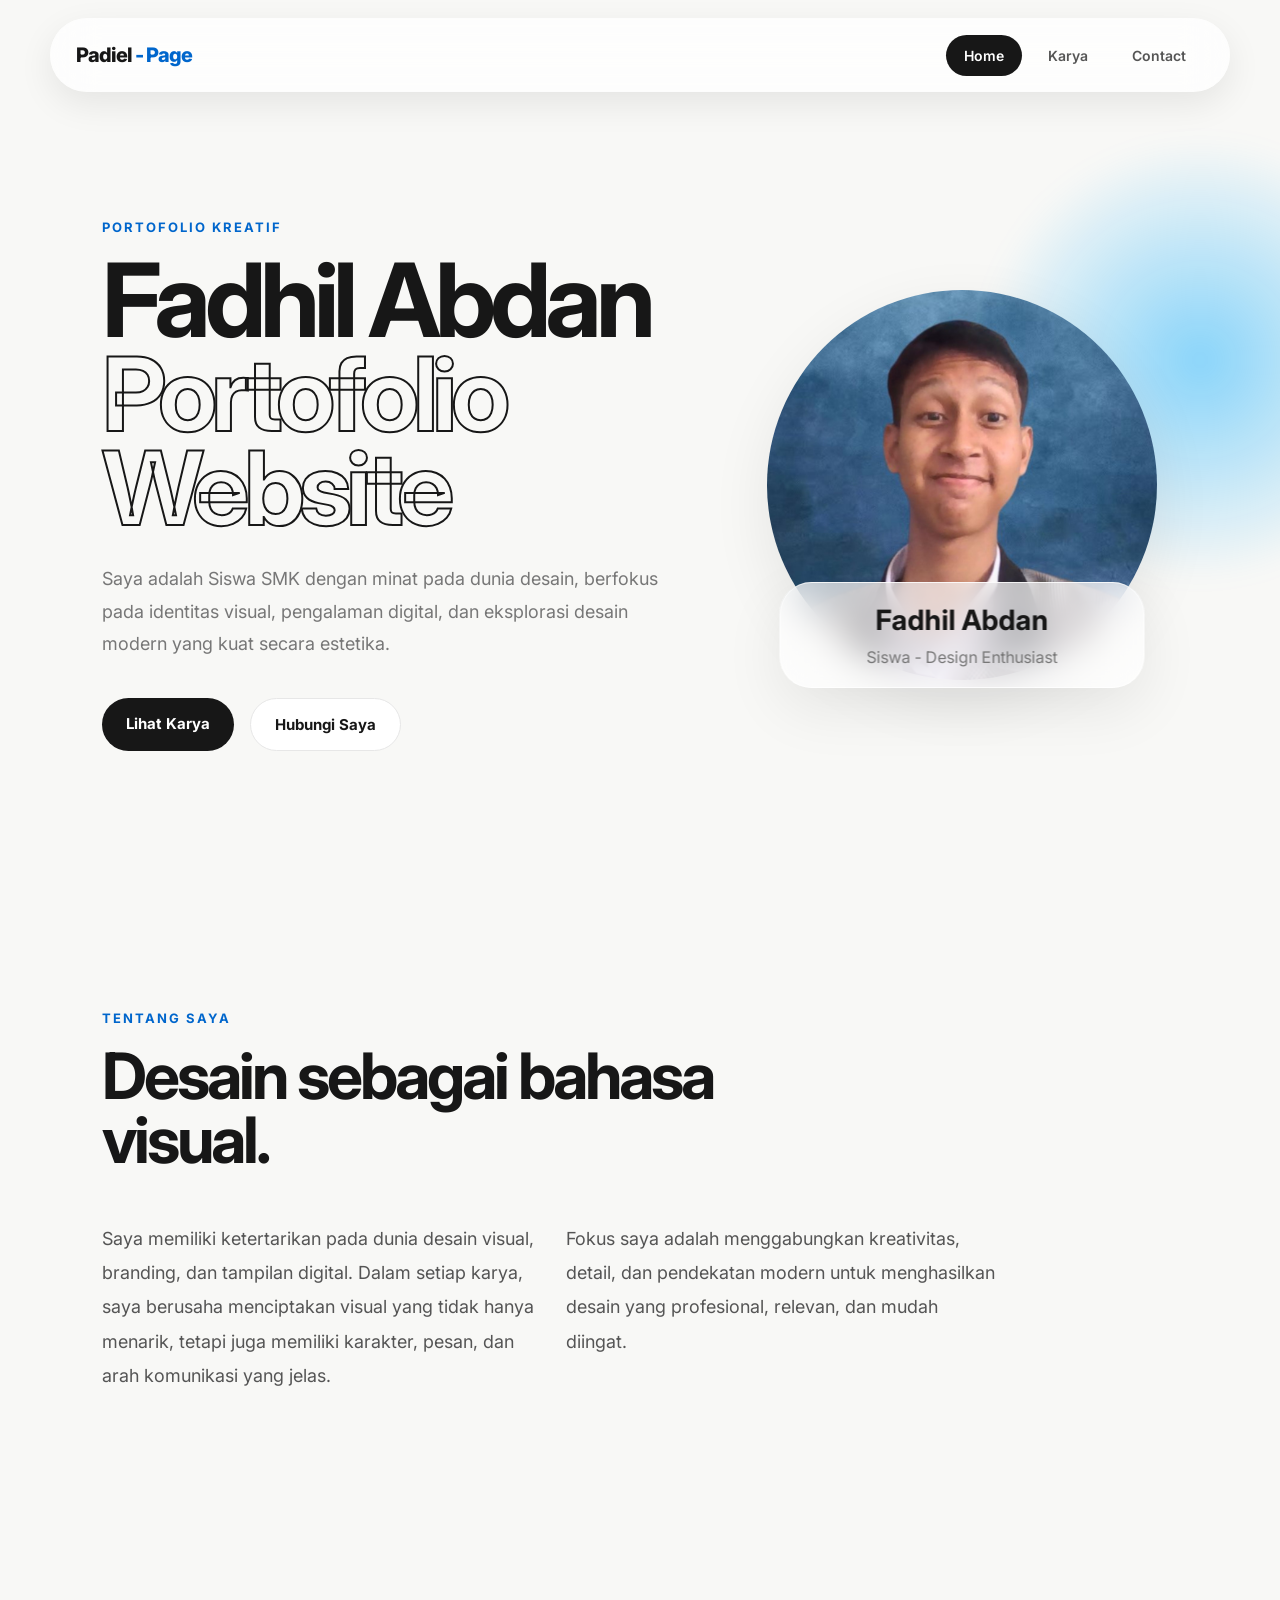
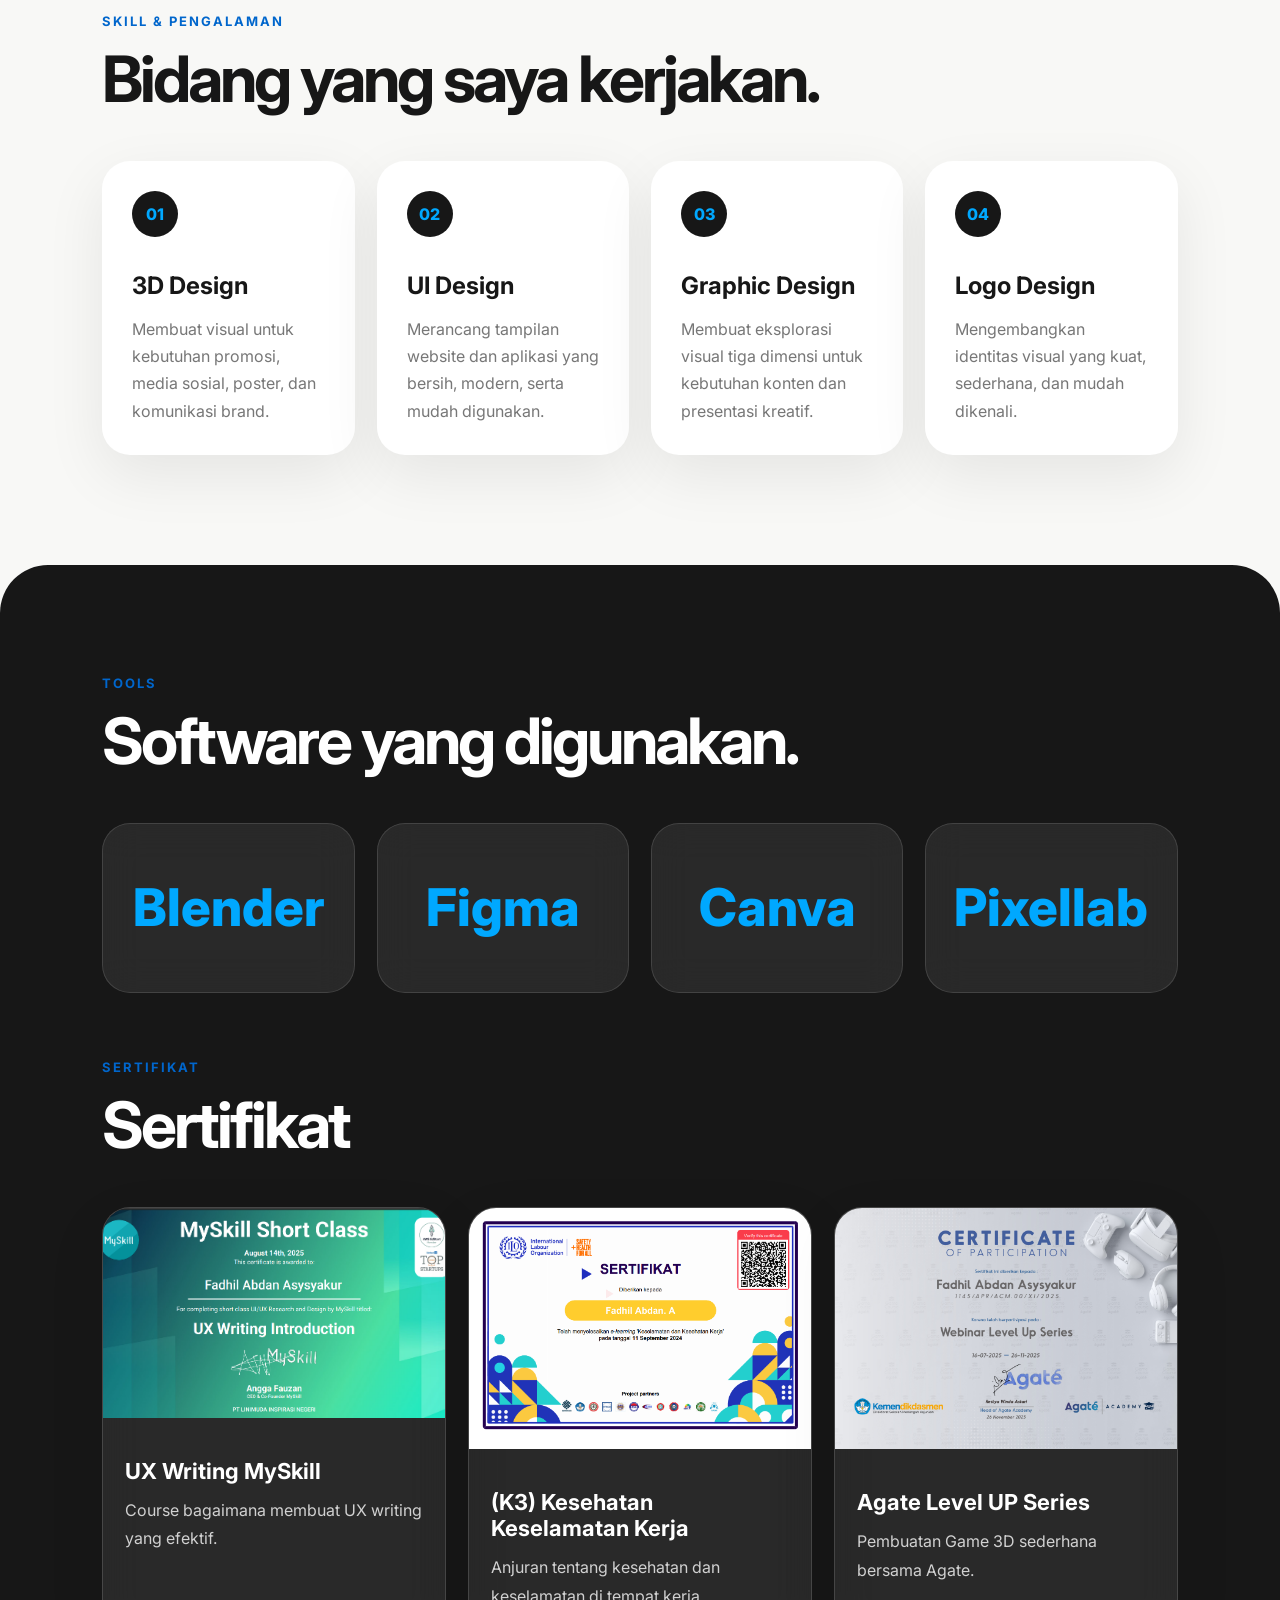
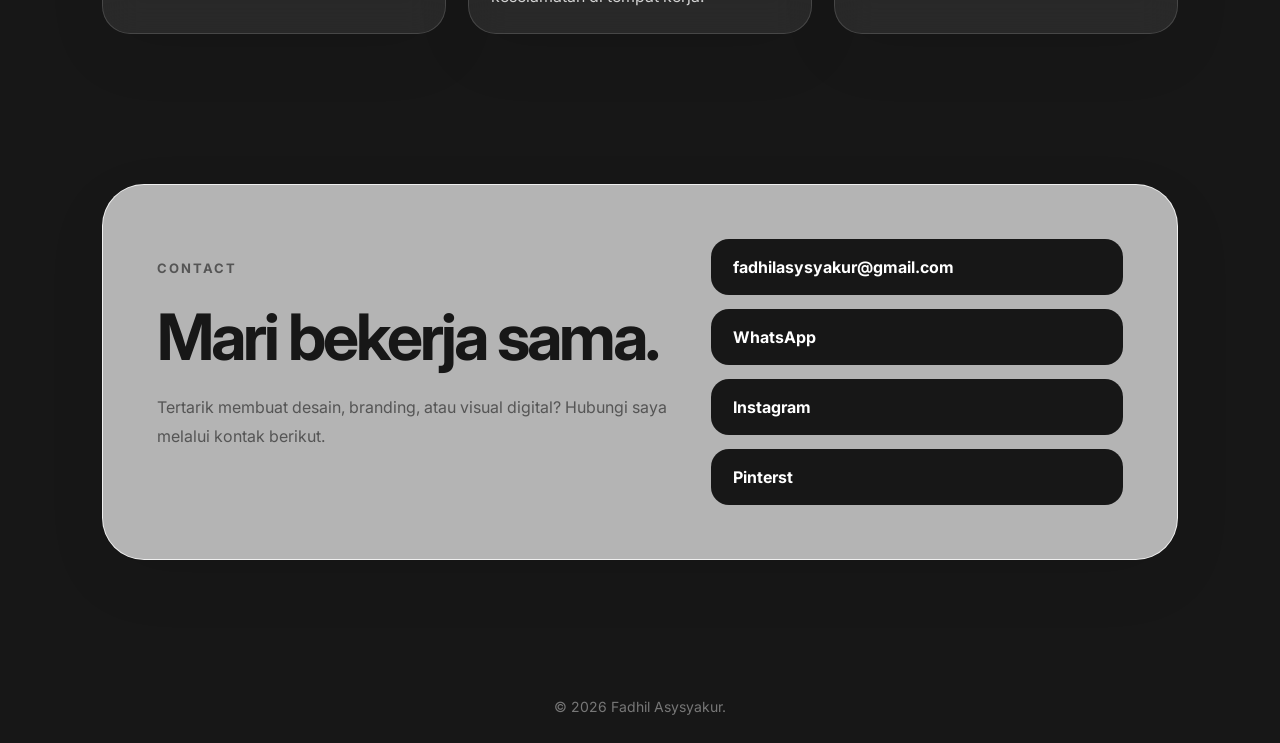
<file: index.html>
<!DOCTYPE html>
<html lang="id">
<head>
  <meta charset="UTF-8" />
  <meta name="viewport" content="width=device-width, initial-scale=1.0" />
  <title>Page | Padiel Portofolio</title>

  <link rel="preconnect" href="https://fonts.googleapis.com">
  <link rel="preconnect" href="https://fonts.gstatic.com" crossorigin>
  <link 
    href="https://fonts.googleapis.com/css2?family=Inter:wght@400;500;600;700;800&display=swap" 
    rel="stylesheet"
  >

  <link rel="stylesheet" href="css/style.css" />
</head>
<body>

  <header class="navbar">
    <a href="index.html" class="logo">Padiel<span> - Page</span></a>

    <nav class="nav-menu" id="navMenu">
      <a href="index.html" class="active">Home</a>
      <a href="karya.html">Karya</a>
      <a href="#contact">Contact</a>
    </nav>

    <button class="menu-toggle" id="menuToggle" aria-label="Buka menu navigasi">
      <span></span>
      <span></span>
      <span></span>
    </button>
  </header>

  <section class="hero">
    <div class="hero-content reveal">
      <p class="eyebrow">PORTOFOLIO KREATIF</p>
      <h1>
        Fadhil Abdan 
        <span class="highlight">Portofolio Website</span>
      </h1>
      <p class="hero-desc">
        Saya adalah Siswa SMK dengan minat pada dunia desain, berfokus pada identitas visual,
        pengalaman digital, dan eksplorasi desain modern yang kuat secara estetika.
      </p>

      <div class="hero-buttons">
        <a href="karya.html" class="btn primary">Lihat Karya</a>
        <a href="#contact" class="btn secondary">Hubungi Saya</a>
      </div>
    </div>

    <div class="hero-visual reveal">
      <div class="hero-photo-wrapper">
        <img src="assets/img/fotoprofile.png" alt="Foto Fadhil Abdan" class="hero-photo" />
      </div>

      <div class="visual-card glass hero-card-info">
        <h3>Fadhil Abdan</h3>
        <p>Siswa - Design Enthusiast</p>
      </div>
    </div>
  </section>

  <section class="section about">
    <div class="section-title reveal">
      <p class="eyebrow">TENTANG SAYA</p>
      <h2>Desain sebagai bahasa visual.</h2>
    </div>

    <div class="about-content reveal">
      <p>
        Saya memiliki ketertarikan pada dunia desain visual, branding, dan tampilan digital.
        Dalam setiap karya, saya berusaha menciptakan visual yang tidak hanya menarik,
        tetapi juga memiliki karakter, pesan, dan arah komunikasi yang jelas.
      </p>
      <p>
        Fokus saya adalah menggabungkan kreativitas, detail, dan pendekatan modern untuk
        menghasilkan desain yang profesional, relevan, dan mudah diingat.
      </p>
    </div>
  </section>

  <section class="section">
    <div class="section-title reveal">
      <p class="eyebrow">SKILL & PENGALAMAN</p>
      <h2>Bidang yang saya kerjakan.</h2>
    </div>

    <div class="skill-grid">
      <div class="skill-card reveal">
        <span>01</span>
        <h3>3D Design</h3>
        <p>Membuat visual untuk kebutuhan promosi, media sosial, poster, dan komunikasi brand.</p>
      </div>

      <div class="skill-card reveal">
        <span>02</span>
        <h3>UI Design</h3>
        <p>Merancang tampilan website dan aplikasi yang bersih, modern, serta mudah digunakan.</p>
      </div>

      <div class="skill-card reveal">
        <span>03</span>
        <h3>Graphic Design</h3>
        <p>Membuat eksplorasi visual tiga dimensi untuk kebutuhan konten dan presentasi kreatif.</p>
      </div>

      <div class="skill-card reveal">
        <span>04</span>
        <h3>Logo Design</h3>
        <p>Mengembangkan identitas visual yang kuat, sederhana, dan mudah dikenali.</p>
      </div>
    </div>
  </section>

  <section class="section tools-section">
    <div class="section-title reveal">
      <p class="eyebrow">TOOLS</p>
      <h2>Software yang digunakan.</h2>
    </div>

    <div class="tools-grid reveal">
      <div class="tool-card">Blender</div>
      <div class="tool-card">Figma</div>
      <div class="tool-card">Canva</div>
      <div class="tool-card">Pixellab</div>
    </div>

    <div class="tools-name reveal">
      <span></span>
      <span></span>
      <span></span>
      <span></span>
    </div>

    <div class="certificate-upload reveal">
      <div class="section-title">
        <p class="eyebrow">SERTIFIKAT</p>
        <h2>Sertifikat</h2>
      </div>

      <div class="certificate-grid">
        <div class="certificate-card">
          <div class="certificate-thumb">
            <img src="assets/img/UX Sertif.png" alt="Sertifikat 1" />
          </div>
          <div class="certificate-info">
            <h3>UX Writing MySkill</h3>
            <p>Course bagaimana membuat UX writing yang efektif.</p>
          </div>
        </div>

        <div class="certificate-card">
          <div class="certificate-thumb">
            <img src="assets/img/K3 Sertif.png" alt="Sertifikat 2" />
          </div>
          <div class="certificate-info">
            <h3>(K3) Kesehatan Keselamatan Kerja</h3>
            <p>Anjuran tentang kesehatan dan keselamatan di tempat kerja.</p>
          </div>
        </div>

        <div class="certificate-card">
          <div class="certificate-thumb">
            <img src="assets/img/Agate Sertif.png" alt="Sertifikat 3" />
          </div>
          <div class="certificate-info">
            <h3>Agate Level UP Series</h3>
            <p>Pembuatan Game 3D sederhana bersama Agate.</p>
          </div>
        </div>
      </div>
    </div>
  </section>

  <section class="section contact" id="contact">
    <div class="contact-card glass reveal">
      <div>
        <p class="eyebrow">CONTACT</p>
        <h2>Mari bekerja sama.</h2>
        <p>
          Tertarik membuat desain, branding, atau visual digital? Hubungi saya melalui kontak berikut.
        </p>
      </div>

      <div class="contact-info">
        <a href="mailto:fadhilasysyakur@gmail.com">fadhilasysyakur@gmail.com</a>
        <a href="https://wa.me/6289518105029" target="_blank">WhatsApp</a>
        <a href="https://instagram.com/" target="_blank">Instagram</a>
        <a href="https://id.pinterest.com/someofwhatimakes/" target="_blank">Pinterst</a>
      </div>
    </div>
  </section>

  <footer>
    <p>© 2026 Fadhil Asysyakur.</p>
  </footer>

  <script src="js/script.js"></script>
</body>
</html>
</file>
<file: css/style.css>
* {
  margin: 0;
  padding: 0;
  box-sizing: border-box;
}

html {
  scroll-behavior: smooth;
}

body {
  font-family: "Inter", sans-serif;
  background: #f8f8f6;
  color: #171717;
  overflow-x: hidden;
}

img {
  width: 100%;
  display: block;
}

a {
  text-decoration: none;
  color: inherit;
}

button {
  font-family: inherit;
}

:root {
  --white: #ffffff;
  --black: #171717;
  --gray: #777777;
  --soft-gray: #eeeeea;
  --accent: #00a8ff;
  --accent-dark: #0066cc;
  --radius: 28px;
  --shadow: 0 20px 60px rgba(0, 0, 0, 0.08);
}

.section {
  padding: 110px 8%;
}

.eyebrow {
  font-size: 13px;
  letter-spacing: 2px;
  font-weight: 700;
  color: var(--accent-dark);
  margin-bottom: 18px;
  text-transform: uppercase;
}

.section-title {
  max-width: 720px;
  margin-bottom: 50px;
}

.section-title h2 {
  font-size: clamp(2rem, 5vw, 4.5rem);
  line-height: 1;
  letter-spacing: -3px;
}

.glass {
  background: rgba(255, 255, 255, 0.68);
  backdrop-filter: blur(18px);
  -webkit-backdrop-filter: blur(18px);
  border: 1px solid rgba(255, 255, 255, 0.8);
  box-shadow: var(--shadow);
}

.navbar {
  position: fixed;
  top: 18px;
  left: 50%;
  transform: translateX(-50%);
  width: calc(100% - 48px);
  max-width: 1180px;
  height: 74px;
  padding: 0 26px;
  z-index: 999;
  border-radius: 999px;
  background: rgba(255, 255, 255, 0.72);
  backdrop-filter: blur(22px);
  -webkit-backdrop-filter: blur(22px);
  box-shadow: 0 12px 35px rgba(0, 0, 0, 0.08);
  display: flex;
  align-items: center;
  justify-content: space-between;
}

.logo {
  font-size: 20px;
  font-weight: 800;
  letter-spacing: -1px;
}

.logo span {
  color: var(--accent-dark);
}

.nav-menu {
  display: flex;
  gap: 8px;
  align-items: center;
}

.nav-menu a {
  padding: 12px 18px;
  font-size: 14px;
  font-weight: 600;
  border-radius: 999px;
  color: #555;
  transition: 0.3s ease;
}

.nav-menu a:hover,
.nav-menu a.active {
  background: #171717;
  color: white;
}

.menu-toggle {
  display: none;
  width: 42px;
  height: 42px;
  border: none;
  border-radius: 50%;
  background: #171717;
  cursor: pointer;
}

.menu-toggle span {
  width: 18px;
  height: 2px;
  background: white;
  display: block;
  margin: 4px auto;
  border-radius: 10px;
}

.hero {
  min-height: 100vh;
  padding: 160px 8% 90px;
  display: grid;
  grid-template-columns: 1.15fr 0.85fr;
  gap: 60px;
  align-items: center;
  position: relative;
}

.hero::before {
  content: "";
  position: absolute;
  width: 480px;
  height: 480px;
  right: -160px;
  top: 120px;
  background: radial-gradient(circle, rgba(0,168,255,0.45), transparent 65%);
  filter: blur(12px);
  z-index: -1;
}

.hero h1 {
  font-size: clamp(3.2rem, 8vw, 8.5rem);
  line-height: 0.92;
  letter-spacing: -6px;
  max-width: 950px;
}

.hero h1 span {
  color: transparent;
  -webkit-text-stroke: 2px #171717;
}

.hero-desc {
  max-width: 620px;
  margin-top: 28px;
  font-size: 18px;
  color: var(--gray);
  line-height: 1.8;
}

.hero-buttons {
  margin-top: 38px;
  display: flex;
  gap: 16px;
  flex-wrap: wrap;
}

.btn {
  padding: 16px 24px;
  border-radius: 999px;
  font-weight: 700;
  font-size: 15px;
  transition: 0.35s ease;
}

.btn.primary {
  background: #171717;
  color: white;
}

.btn.primary:hover {
  transform: translateY(-4px);
  box-shadow: 0 18px 35px rgba(0, 0, 0, 0.18);
}

.btn.secondary {
  background: white;
  color: #171717;
  border: 1px solid #e7e7e7;
}

.btn.secondary:hover {
  background: var(--accent);
  border-color: var(--accent);
  transform: translateY(-4px);
}

.hero-visual {
  min-height: 430px;
  display: flex;
  align-items: center;
  justify-content: center;
  position: relative;
}

.hero-photo-wrapper {
  width: min(100%, 390px);
  height: 390px;
  border-radius: 50%;
  overflow: hidden;
  display: grid;
  place-items: center;
  box-shadow: var(--shadow);
}

.hero-photo {
  width: 100%;
  height: 100%;
  object-fit: cover;
  display: block;
}

.hero-card-info {
  position: absolute;
  bottom: 12px;
  left: 50%;
  transform: translateX(-50%);
  width: min(100%, 365px);
  padding: 20px 26px;
  border-radius: 32px;
  display: flex;
  flex-direction: column;
  gap: 10px;
  text-align: center;
}

.hero-card-info h3 {
  margin: 0;
  font-size: 28px;
}

.hero-card-info p {
  margin: 0;
  color: var(--gray);
}

.about-content {
  max-width: 900px;
  display: grid;
  grid-template-columns: 1fr 1fr;
  gap: 28px;
}

.about-content p {
  font-size: 18px;
  line-height: 1.9;
  color: #555;
}

.skill-grid {
  display: grid;
  grid-template-columns: repeat(4, 1fr);
  gap: 22px;
}

.skill-card {
  padding: 30px;
  border-radius: var(--radius);
  background: white;
  box-shadow: var(--shadow);
  transition: 0.35s ease;
  min-height: 260px;
}

.skill-card:hover {
  transform: translateY(-10px);
}

.skill-card span {
  display: inline-flex;
  width: 46px;
  height: 46px;
  align-items: center;
  justify-content: center;
  background: #171717;
  color: var(--accent);
  border-radius: 50%;
  font-weight: 800;
  margin-bottom: 34px;
}

.skill-card h3 {
  font-size: 24px;
  margin-bottom: 16px;
}

.skill-card p {
  color: var(--gray);
  line-height: 1.7;
}

.tools-section {
  background: #171717;
  color: white;
  border-radius: 48px 48px 0 0;
}

.tools-grid {
  display: grid;
  grid-template-columns: repeat(4, 1fr);
  gap: 22px;
}

.tool-card {
  min-height: 170px;
  border-radius: var(--radius);
  background: rgba(255,255,255,0.08);
  border: 1px solid rgba(255,255,255,0.12);
  backdrop-filter: blur(18px);
  display: flex;
  align-items: center;
  justify-content: center;
  font-size: 52px;
  font-weight: 800;
  color: var(--accent);
  transition: 0.35s ease;
}

.tool-card:hover {
  background: var(--accent);
  color: #171717;
  transform: translateY(-8px) rotate(-2deg);
}

.tools-name {
  display: grid;
  grid-template-columns: repeat(4, 1fr);
  margin-top: 18px;
  gap: 22px;
}

.tools-name span {
  color: #bdbdbd;
  font-size: 14px;
}

.certificate-upload {
  margin-top: 48px;
}

.certificate-grid {
  display: grid;
  grid-template-columns: repeat(3, 1fr);
  gap: 22px;
  margin-top: 24px;
}

.certificate-card {
  display: grid;
  grid-template-rows: auto 1fr;
  gap: 18px;
  border-radius: var(--radius);
  background: rgba(255, 255, 255, 0.08);
  border: 1px solid rgba(255, 255, 255, 0.14);
  backdrop-filter: blur(18px);
  box-shadow: var(--shadow);
  overflow: hidden;
}

.certificate-thumb {
  width: 100%;
  min-height: 210px;
  overflow: hidden;
}

.certificate-thumb img {
  width: 100%;
  height: 100%;
  object-fit: cover;
  display: block;
}

.certificate-info {
  padding: 22px;
  color: white;
}

.certificate-info h3 {
  font-size: 22px;
  margin-bottom: 12px;
}

.certificate-info p {
  color: #d1d1d1;
  line-height: 1.8;
}

.contact {
  background: #171717;
  padding-top: 40px;
}

.contact-card {
  border-radius: 42px;
  padding: 54px;
  display: grid;
  grid-template-columns: 1fr 0.8fr;
  gap: 40px;
}

.contact-card h2 {
  font-size: clamp(2rem, 5vw, 4.5rem);
  letter-spacing: -3px;
  color: #171717;
}

.contact-card p {
  color: #555;
  line-height: 1.8;
  margin-top: 18px;
  max-width: 620px;
}

.contact-info {
  display: flex;
  flex-direction: column;
  gap: 14px;
}

.contact-info a {
  padding: 18px 22px;
  background: #171717;
  color: white;
  border-radius: 18px;
  font-weight: 700;
  transition: 0.35s ease;
}

.contact-info a:hover {
  background: var(--accent);
  color: #171717;
  transform: translateX(8px);
}

.page-header {
  padding: 165px 8% 65px;
  text-align: center;
}

.page-header h1 {
  font-size: clamp(3rem, 8vw, 7rem);
  line-height: 0.95;
  letter-spacing: -5px;
  margin-bottom: 24px;
}

.page-header p:not(.eyebrow) {
  max-width: 680px;
  margin: 0 auto;
  color: var(--gray);
  line-height: 1.8;
  font-size: 18px;
}

.portfolio-section {
  padding: 40px 8% 110px;
}

.filter-buttons {
  display: flex;
  gap: 12px;
  justify-content: center;
  flex-wrap: wrap;
  margin-bottom: 46px;
}

.filter-btn {
  border: none;
  padding: 14px 20px;
  border-radius: 999px;
  background: white;
  color: #444;
  font-weight: 700;
  cursor: pointer;
  box-shadow: 0 10px 24px rgba(0,0,0,0.06);
  transition: 0.3s ease;
}

.filter-btn:hover,
.filter-btn.active {
  background: #171717;
  color: white;
}

.portfolio-grid {
  display: grid;
  grid-template-columns: repeat(3, 1fr);
  gap: 26px;
}

.portfolio-card {
  background: white;
  border-radius: 30px;
  overflow: hidden;
  box-shadow: var(--shadow);
  cursor: pointer;
  transition: 0.35s ease;
}

.portfolio-card:hover {
  transform: translateY(-10px);
}

.portfolio-img {
    overflow: hidden;
    position: relative;
    aspect-ratio: 3 / 4;
    background: #fafafa;
  }

  .portfolio-img.ratio-1-1 {
    aspect-ratio: 1 / 1;
  }

  .portfolio-img.ratio-3-4 {
    aspect-ratio: 3 / 4;
  }

  .portfolio-img.ratio-4-5 {
    aspect-ratio: 4 / 5;
  }

  .portfolio-img.ratio-16-9 {
    aspect-ratio: 16 / 9;
  }

  .portfolio-img img {
    width: 100%;
    object-fit: cover;
  transition: 0.5s ease;
}

.portfolio-card:hover img {
  transform: scale(1.08);
}

.overlay {
  position: absolute;
  inset: 18px;
  border-radius: 22px;
  background: rgba(23, 23, 23, 0.62);
  backdrop-filter: blur(10px);
  color: white;
  display: flex;
  align-items: center;
  justify-content: center;
  font-weight: 700;
  opacity: 0;
  transition: 0.35s ease;
}

.portfolio-card:hover .overlay {
  opacity: 1;
}

.portfolio-info {
  padding: 24px;
}

.portfolio-info span {
  display: inline-block;
  margin-bottom: 10px;
  color: var(--accent-dark);
  font-weight: 800;
  font-size: 13px;
  text-transform: uppercase;
  letter-spacing: 1px;
}

.portfolio-info h3 {
  font-size: 22px;
}

.modal {
  position: fixed;
  inset: 0;
  z-index: 2000;
  display: none;
  align-items: center;
  justify-content: center;
  padding: 24px;
}

.modal.active {
  display: flex;
}

.modal-backdrop {
  position: absolute;
  inset: 0;
  background: rgba(0,0,0,0.58);
  backdrop-filter: blur(10px);
}

.modal-content {
  position: relative;
  z-index: 2;
  width: min(100%, 760px);
  background: rgba(255,255,255,0.88);
  backdrop-filter: blur(22px);
  border-radius: 34px;
  padding: 22px;
  box-shadow: 0 30px 90px rgba(0,0,0,0.25);
  animation: modalUp 0.35s ease;
}

.modal-content img {
  height: 390px;
  object-fit: cover;
  border-radius: 24px;
  margin-bottom: 22px;
}

.modal-content span {
  color: var(--accent-dark);
  font-size: 13px;
  font-weight: 800;
  letter-spacing: 1px;
  text-transform: uppercase;
}

.modal-content h2 {
  margin: 8px 0 12px;
  font-size: 32px;
  letter-spacing: -1px;
}

.modal-content p {
  color: #555;
  line-height: 1.8;
}

.modal-close {
  position: absolute;
  top: -16px;
  right: -16px;
  width: 46px;
  height: 46px;
  border: none;
  border-radius: 50%;
  background: #171717;
  color: white;
  font-size: 26px;
  cursor: pointer;
  transition: 0.3s ease;
}

.modal-close:hover {
  background: var(--accent);
  color: #171717;
}

@keyframes modalUp {
  from {
    opacity: 0;
    transform: translateY(22px) scale(0.97);
  }
  to {
    opacity: 1;
    transform: translateY(0) scale(1);
  }
}

footer {
  padding: 28px 8%;
  text-align: center;
  color: #777;
  font-size: 14px;
  background: #171717;
}

.reveal {
  opacity: 0;
  transform: translateY(36px);
  transition: 0.8s ease;
}

.reveal.active {
  opacity: 1;
  transform: translateY(0);
}

@media (max-width: 1024px) {
  .hero {
    grid-template-columns: 1fr;
  }

  .hero-visual {
    min-height: auto;
  }

  .skill-grid,
  .tools-grid,
  .tools-name,
  .portfolio-grid {
    grid-template-columns: repeat(2, 1fr);
  }

  .contact-card {
    grid-template-columns: 1fr;
  }
}

@media (max-width: 768px) {
  .navbar {
    top: 14px;
    left: 50%;
    transform: translateX(-50%);
    width: calc(100% - 28px);
    max-width: 100%;
    padding: 12px 18px;
    justify-content: space-between;
    flex-wrap: wrap;
  }

  .menu-toggle {
    display: block;
  }

  .nav-menu {
    position: absolute;
    top: 86px;
    left: 0;
    width: 100%;
    padding: 18px;
    border-radius: 28px;
    background: rgba(255,255,255,0.96);
    backdrop-filter: blur(22px);
    box-shadow: var(--shadow);
    display: none;
    flex-direction: column;
    align-items: stretch;
    gap: 10px;
  }

  .nav-menu.active {
    display: flex;
  }

  .nav-menu a {
    text-align: center;
    width: 100%;
  }

  .hero {
    padding-top: 145px;
  }

  .hero h1,
  .page-header h1 {
    letter-spacing: -3px;
  }

  .section {
    padding: 80px 6%;
  }

  .about-content,
  .skill-grid,
  .tools-grid,
  .tools-name,
  .portfolio-grid {
    grid-template-columns: 1fr;
  }

  .tools-name {
    display: none;
  }

  .modal-content img {
    height: auto;
  }

  .contact-card {
    padding: 34px;
  }
}
</file>
